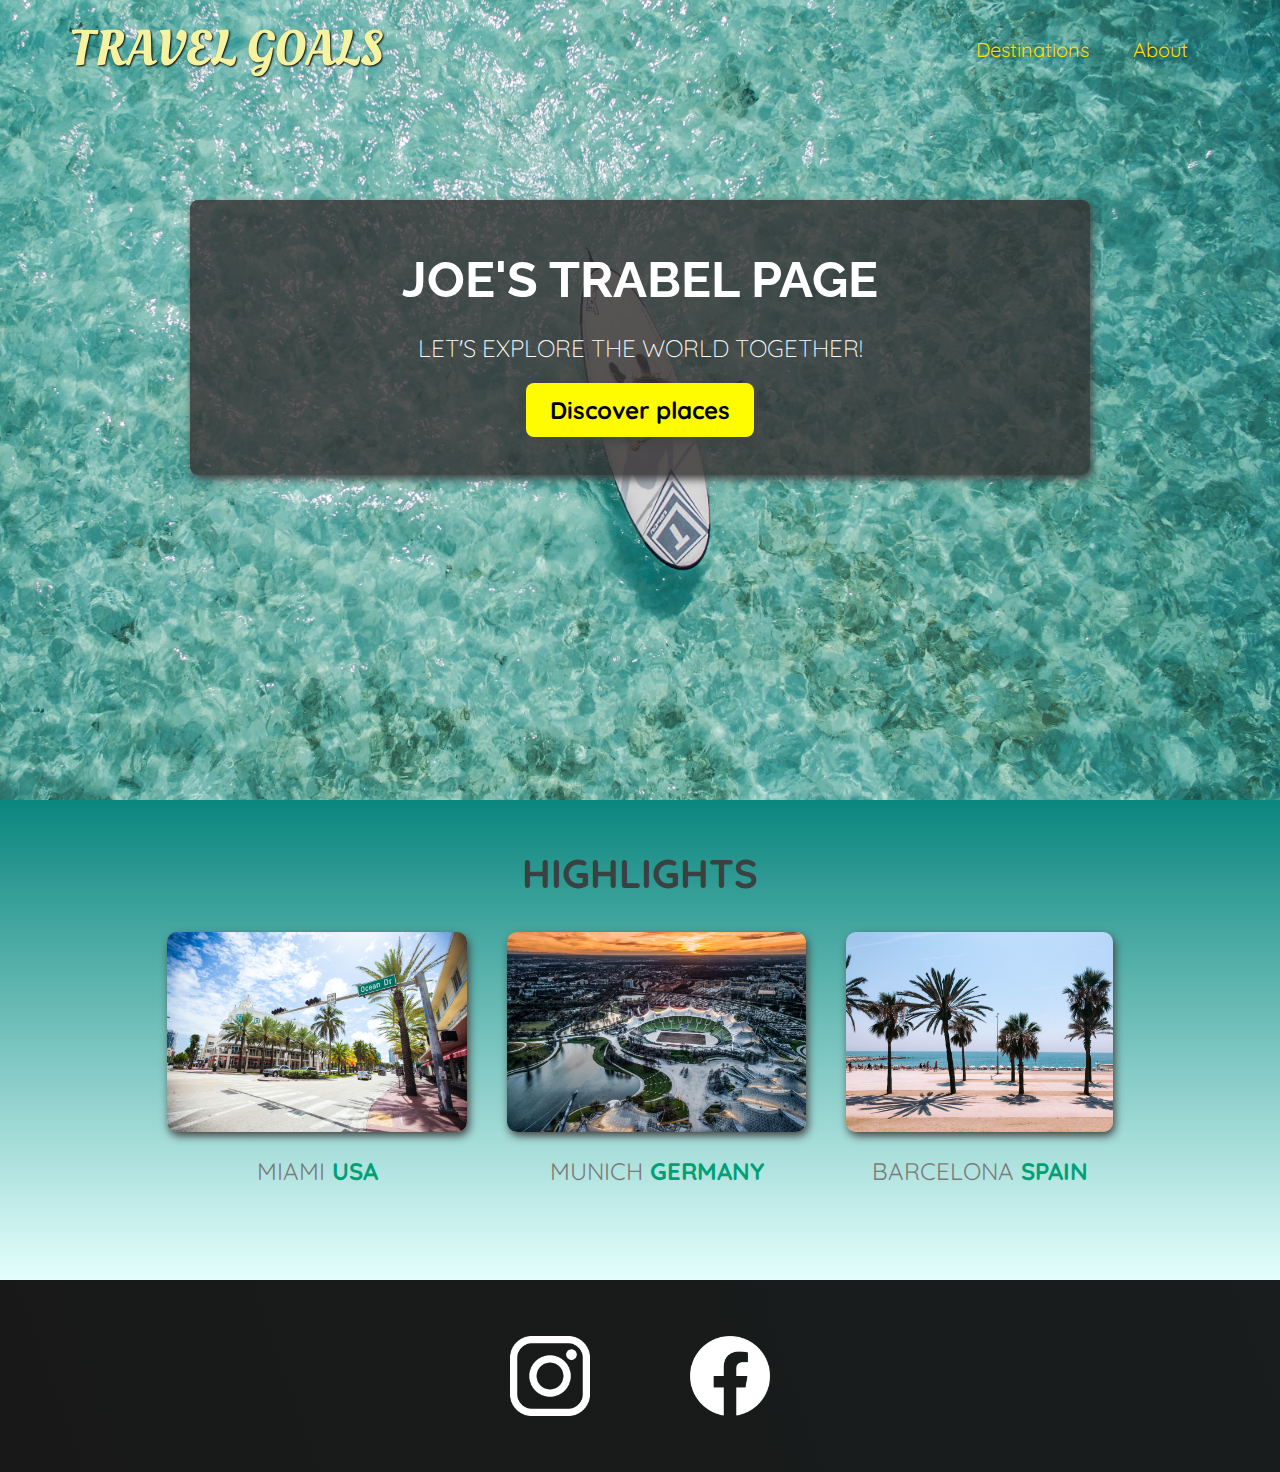
<file: index.html>
<!DOCTYPE html>
<html lang="ko">
<head>
    <meta charset="UTF-8">
    <link href="https://fonts.googleapis.com/css2?family=Raleway:wght@700&family=Oleo+Script:wght@700&family=Quicksand:wght@300;500;700&display=swap" rel="stylesheet" />
    <link rel="stylesheet" href="shared.css">
    <link rel="stylesheet" href="style.css">
    <title>Travel Goals</title>
</head>
<body>
    <header>
        <div id="page-logo">
            <a href="/index.html">Travel Goals</a>
        </div>
        <nav>
            <ul>
                <li><a href="/places.html">Destinations</a></li>
                <li><a href="">About</a></li>
            </ul>
        </nav>
    </header>
    <main>
        <section id="hero">
            <div id="hero-content">
                <h1>Joe's Trabel Page</h1>
                <p>Let's explore the world together!</p>
                <a href="/places.html">Discover places</a>
            </div>
        </section>
        <section id="highlights">
            <h2>Highlights</h2>
            <ul id="destinations">
                <li class="destination">
                    <img src="images/places/miami.jpg" alt="Miami streets on sunny day">
                    <p>MIAMI <strong>USA</strong></p>
                </li>
                <li class="destination">
                    <img src="images/places/munich.jpg" alt="Munich stadium in winter">
                    <p>Munich <strong>Germany</strong></p>
                </li>
                <li class="destination">
                    <img src="images/places/barcelona.jpg" alt="Palm beach in Barcelona">
                    <p>Barcelona <strong>Spain</strong></p>
                </li>
            </ul>
        </section>
    </main>
    <footer>
        <ul>
            <li><a href="https://www.instagram.com"><img src="/images/icons/insta.png" alt="instagram logo"></a></li>
            <li><a href="https://www.facebook.com"><img src="/images/icons/facebook.png" alt="facebook logo"></a></li>
        </ul>
    </footer>
</body>
</html>
</file>
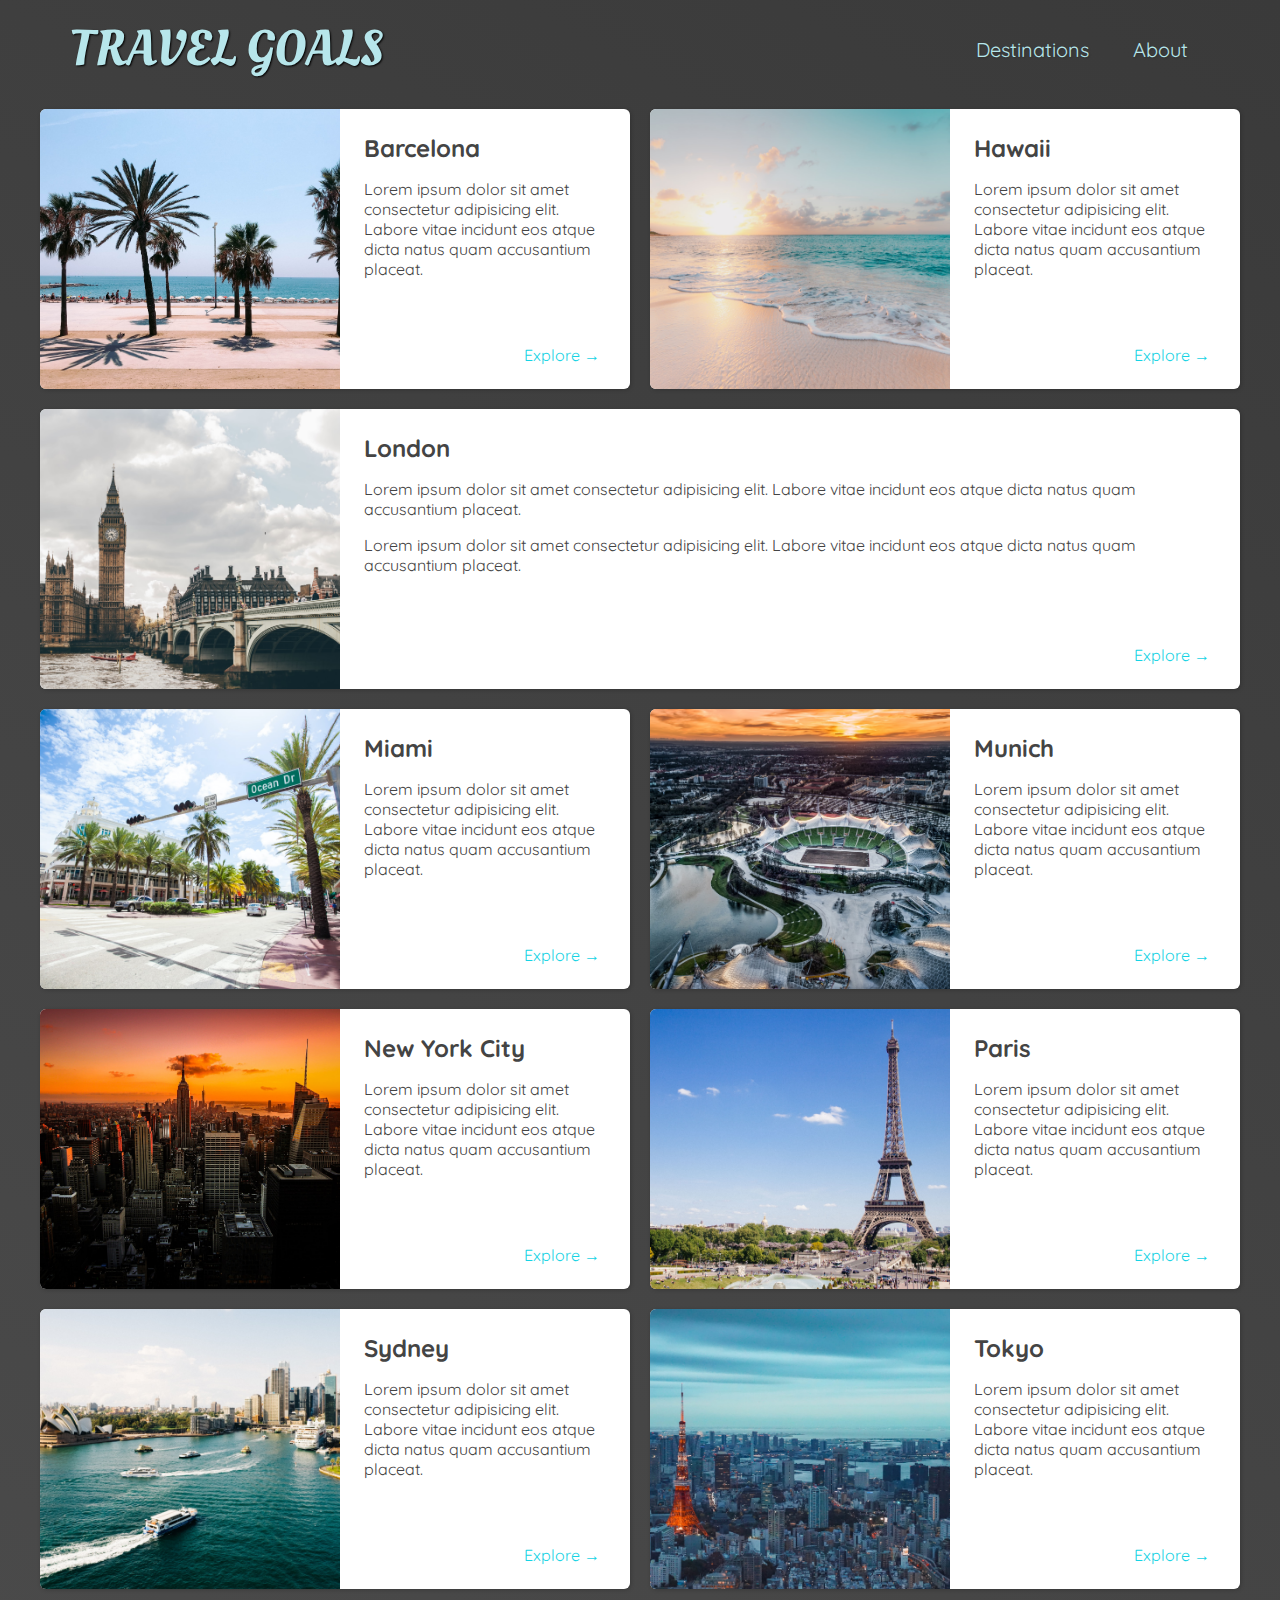
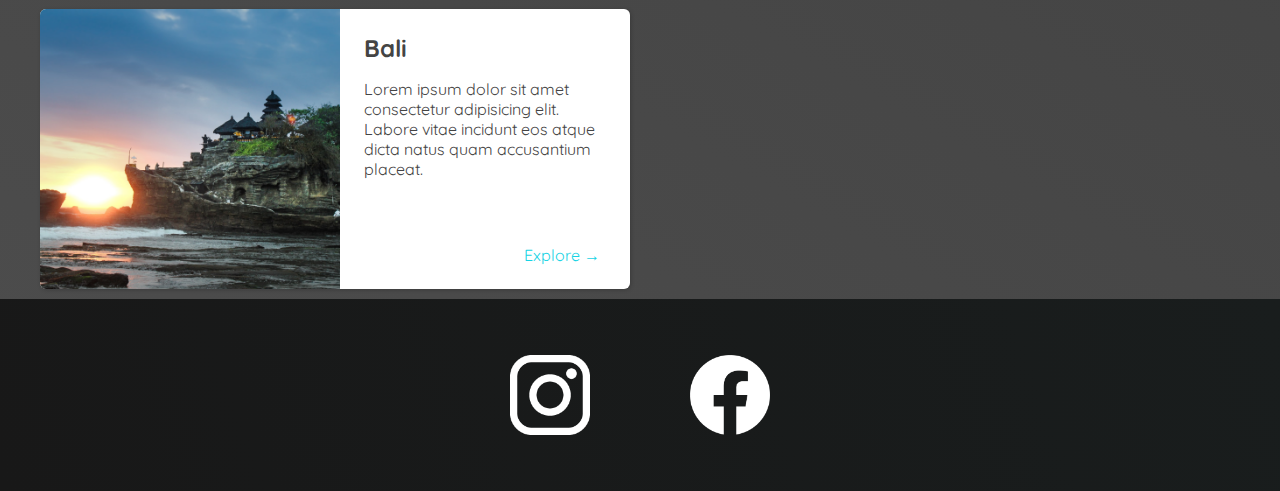
<file: places.html>
<!DOCTYPE html>
<html lang="ko">
<head>
    <meta charset="UTF-8">
    <link href="https://fonts.googleapis.com/css2?family=Raleway:wght@700&family=Oleo+Script:wght@700&family=Quicksand:wght@300;500;700&display=swap" rel="stylesheet" />
    <link rel="stylesheet" href="shared.css">
    <link rel="stylesheet" href="places.css">
    <title>Travel Goals</title>
</head>
<body>
    <header>
        <div id="page-logo">
            <a href="/index.html">Travel Goals</a>
        </div>
        <nav>
            <ul>
                <li><a href="/places.html">Destinations</a></li>
                <li><a href="">About</a></li>
            </ul>
        </nav>
    </header>
    <main>
        <ul>
            <li>
              <img src="images/places/barcelona.jpg" alt="City of Barcelona" />
              <div class="item-content">
                <div>
                  <h2>Barcelona</h2>
                  <p>
                    Lorem ipsum dolor sit amet consectetur adipisicing elit. Labore
                    vitae incidunt eos atque dicta natus quam accusantium placeat.
                  </p>
                </div>
                <div class="actions">
                  <a href="https://en.wikipedia.org/wiki/Barcelona">Explore &#x2192</a>
                </div>
              </div>
            </li>
            <li>
              <img src="images/places/hawaii.jpg" alt="Hawaii beach" />
              <div class="item-content">
                <div>
                  <h2>Hawaii</h2>
                  <p>
                    Lorem ipsum dolor sit amet consectetur adipisicing elit. Labore
                    vitae incidunt eos atque dicta natus quam accusantium placeat.
                  </p>
                </div>
                <div class="actions">
                  <a href="hhttps://en.wikipedia.org/wiki/Hawaii">Explore &#x2192</a>
                </div>
              </div>
            </li>
            <li>
              <img src="images/places/london.jpg" alt="London city" />
              <div class="item-content">
                <div>
                  <h2>London</h2>
                  <p>
                    Lorem ipsum dolor sit amet consectetur adipisicing elit. Labore
                    vitae incidunt eos atque dicta natus quam accusantium placeat.
                  </p>
                  <p>
                    Lorem ipsum dolor sit amet consectetur adipisicing elit. Labore
                    vitae incidunt eos atque dicta natus quam accusantium placeat.
                  </p>
                </div>
                <div class="actions">
                  <a href="https://en.wikipedia.org/wiki/London">Explore &#x2192</a>
                </div>
              </div>
            </li>
            <li>
              <img src="images/places/miami.jpg" alt="Miami streets" />
              <div class="item-content">
                <div>
                  <h2>Miami</h2>
                  <p>
                    Lorem ipsum dolor sit amet consectetur adipisicing elit. Labore
                    vitae incidunt eos atque dicta natus quam accusantium placeat.
                  </p>
                </div>
                <div class="actions">
                  <a href="https://en.wikipedia.org/wiki/Miami">Explore &#x2192</a>
                </div>
              </div>
            </li>
            <li>
              <img src="images/places/munich.jpg" alt="Munich football stadium" />
              <div class="item-content">
                <div>
                  <h2>Munich</h2>
                  <p>
                    Lorem ipsum dolor sit amet consectetur adipisicing elit. Labore
                    vitae incidunt eos atque dicta natus quam accusantium placeat.
                  </p>
                </div>
                <div class="actions">
                  <a href="https://en.wikipedia.org/wiki/Munich">Explore &#x2192</a>
                </div>
              </div>
            </li>
            <li>
              <img src="images/places/new-york-city.jpg" alt="New York City skyline" />
              <div class="item-content">
                <div>
                  <h2>New York City</h2>
                  <p>
                    Lorem ipsum dolor sit amet consectetur adipisicing elit. Labore
                    vitae incidunt eos atque dicta natus quam accusantium placeat.
                  </p>
                </div>
                <div class="actions">
                  <a href="https://en.wikipedia.org/wiki/New_York_City"
                    >Explore &#x2192</a
                  >
                </div>
              </div>
            </li>
            <li>
              <img src="images/places/paris.jpg" alt="Paris city" />
              <div class="item-content">
                <div>
                  <h2>Paris</h2>
                  <p>
                    Lorem ipsum dolor sit amet consectetur adipisicing elit. Labore
                    vitae incidunt eos atque dicta natus quam accusantium placeat.
                  </p>
                </div>
                <div class="actions">
                  <a href="https://en.wikipedia.org/wiki/Paris">Explore &#x2192</a>
                </div>
              </div>
            </li>
            <li>
              <img src="images/places/sydney.jpg" alt="Sydney beach" />
              <div class="item-content">
                <div>
                  <h2>Sydney</h2>
                  <p>
                    Lorem ipsum dolor sit amet consectetur adipisicing elit. Labore
                    vitae incidunt eos atque dicta natus quam accusantium placeat.
                  </p>
                </div>
                <div class="actions">
                  <a href="https://en.wikipedia.org/wiki/Sydney">Explore &#x2192</a>
                </div>
              </div>
            </li>
            <li>
              <img src="images/places/tokyo.jpg" alt="Tokyo skyline" />
              <div class="item-content">
                <div>
                  <h2>Tokyo</h2>
                  <p>
                    Lorem ipsum dolor sit amet consectetur adipisicing elit. Labore
                    vitae incidunt eos atque dicta natus quam accusantium placeat.
                  </p>
                </div>
                <div class="actions">
                  <a href="https://en.wikipedia.org/wiki/Tokyo">Explore &#x2192</a>
                </div>
              </div>
            </li>
            <li>
              <img src="images/places/bali.jpg" alt="Bali beach" />
              <div class="item-content">
                <div>
                  <h2>Bali</h2>
                  <p>
                    Lorem ipsum dolor sit amet consectetur adipisicing elit. Labore
                    vitae incidunt eos atque dicta natus quam accusantium placeat.
                  </p>
                </div>
                <div class="actions">
                  <a href="https://en.wikipedia.org/wiki/Bali">Explore &#x2192</a>
                </div>
              </div>
            </li>
          </ul>
    </main>
    <footer>
        <ul>
            <li><a href="https://www.instagram.com"><img src="/images/icons/insta.png" alt="instagram logo"></a></li>
            <li><a href="https://www.facebook.com"><img src="/images/icons/facebook.png" alt="facebook logo"></a></li>
        </ul>
    </footer>
</body>
</html>
</file>
<file: shared.css>
body{
    font-family: "Quicksand", sans-serif;
    margin:0;
}
#page-logo a {
    padding: 10px;
    font-family: "Oleo Script", sans-serif;
    color:rgb(245,243,160);
    font-size:50px;
    text-decoration: none;
    text-transform: uppercase;
    text-shadow: 1px 1px 2px rgb(0,0,0) ;
}
ul{
    list-style:none;
    margin:10px;
    padding:10px;
}
header{
    display: flex;
    align-items: center;
    justify-content: space-between;
    padding:15px 60px;
    position: absolute;
    width:100%;
    box-sizing: border-box;
}
header ul{
    display:flex;
}
header li {
    margin-left:20px
}
header a{
    color:rgb(255,221,0);
    text-decoration: none;
    font-size:20px;
    padding:12px;
    text-shadow: 1px 1px 2px rgba(0,0,0,0.2);
}
header nav a:hover{
    color:rgb(77,77,77);
    background-color: rgb(255,251,0);
    border-radius: 6px;
}

footer{
    background: linear-gradient(70deg,rgb(24,24,24), rgb(25,29,29));
    padding: 36px 0;
}
footer ul{
    display:flex;
    justify-content: center;
}
footer li{
    width:80px;
    height:80px;
    margin:0px 50px;
}
footer img{
    width:100%;
    height:100%;
}
</file>
<file: style.css>
#hero{
    height:800px;
    background-image: url("/images/places/ocean.jpg");
    background-position: center;
    background-size: cover;
    /* display: flex;
    justify-content: center;
    align-items: center; */
}
#hero-content{
    width:900px;
    background-color: rgba(51,47,47,0.8);
    box-shadow: 2px 4px 8px rgb(68,67,67);
    border-radius: 8px;
    text-align: center;
    padding:50px 0;
    margin:0 auto;
    position: relative;
    top:200px;
}
#hero-content h1{
    color:white;
    text-transform: uppercase;
    font-size: 50px;
    font-family: "Raleway",sans-serif;
    margin: 0;
}
#hero-content p{
    color:white;
    text-transform: uppercase;
    font-size: 24px;
    font-weight: 300;
    margin-bottom: 32px;
}
#hero-content a {
    text-decoration: none;
    background-color: rgb(255,251,0);
    padding:12px 24px;
    color:black;
    font-size: 24px;
    font-weight: bold;
    border-radius: 8px;
    box-shadow: 2px 4px 8px rgb(68,67,67);
}
#hero-contest a:hover {
   background-color:  rgb(255,238,0);
}
#highlights{
    padding: 24px;
    background: linear-gradient(0deg,rgb(227,255,253),rgb(10,134,126));
}
#highlights h2{
    text-transform: uppercase;
    text-align:center;
    font-size:40px;
    color:rgb(59,65,64);
    margin:24px;
}
#destinations{
    display:flex;
    width:90%;
    margin: auto;
    margin-bottom:40px;
    justify-content: center;
}

.destination{
    margin:0 20px;
    text-transform: uppercase;
}
.destination p{
    text-align: center;
    font-size:24px;
    color:rgb(124,123,123);
    margin:20px 0;
}
.destination img{
    height:200px;
    width:100%;
    box-shadow: 2px 4px 8px rgb(68,67,67);
    border-radius: 10px;
    object-fit: cover;
}
.destination strong{
    color: rgb(0,160, 117);
}
</file>
<file: places.css>
body{
    background: linear-gradient(30deg,rgb(77,77,77),rgb(58,58,58));
    color:rgb(68,68,68);
}
#page-logo a {
    color: rgb(183,230,235);
}
header{
    position: static;
}
header a {
    color: rgb(183,230,235);
}
header nav a:hover {
    background-color: rgb(183,230,235);
    color: rgb(59,59,59);
}
main ul{
    width:1200px;
    margin:0 auto;
    display: grid;
    grid-template-columns:  1fr 1fr;
    gap: 20px;
}
main li {
    display: flex;
    background-color: white;
    box-shadow: 1px 1px 4px rgba(0,0,0,0.2);
    border-radius: 6px;
    overflow: hidden;
    /* width:500px; */
}
main li img{
    width:300px;
    height:280px;
    object-fit: cover;
}
main li:nth-of-type(3){
    grid-column: 1 / 3;
} 
.item-content{
    padding: 24px;
    display: flex;
    flex-direction: column;
    justify-content: space-between;
}
.item-content h2 {
    margin:0;
}
.actions{
    text-align: right;
}
.actions a{
    text-decoration: none;
    padding:6px;
    color: rgb(22,211,228);
}
.actions a:hover{
    background-color: rgb(235,253,253);
    border-radius: 6px;
}
</file>
